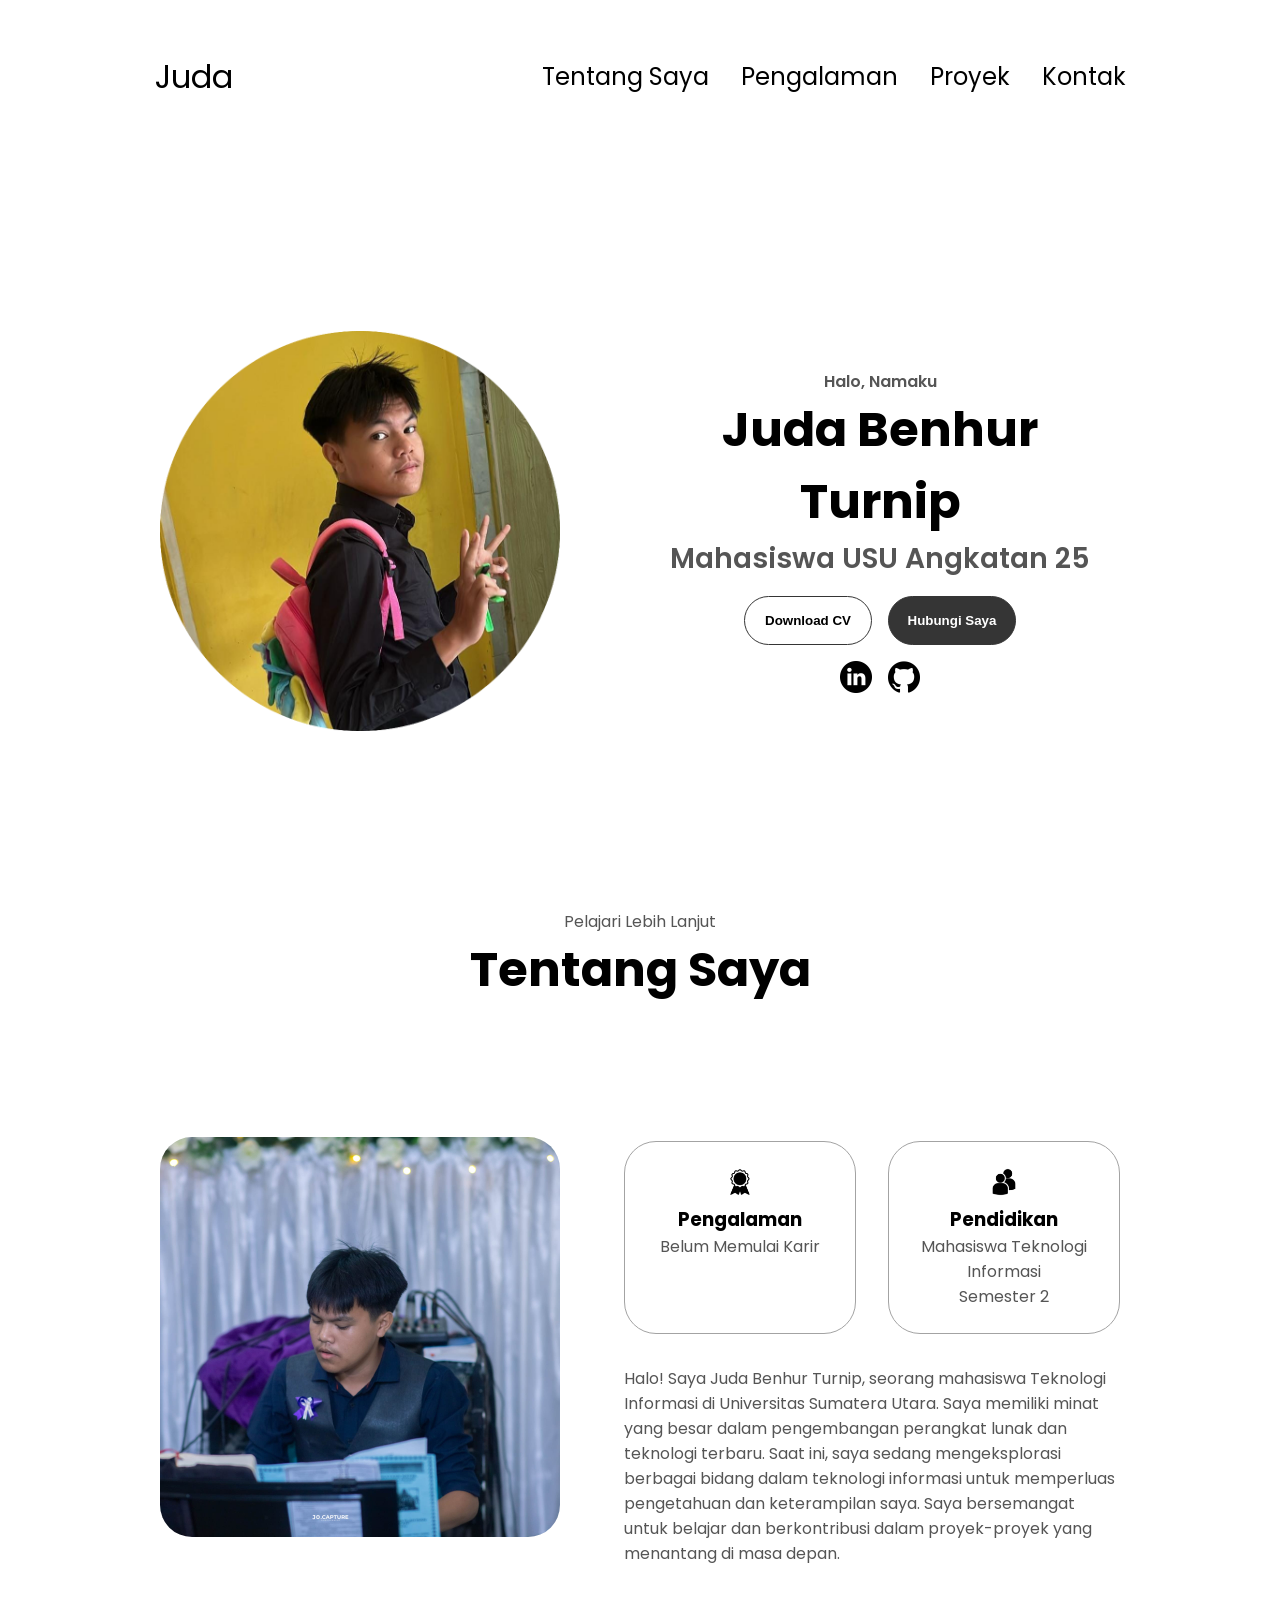
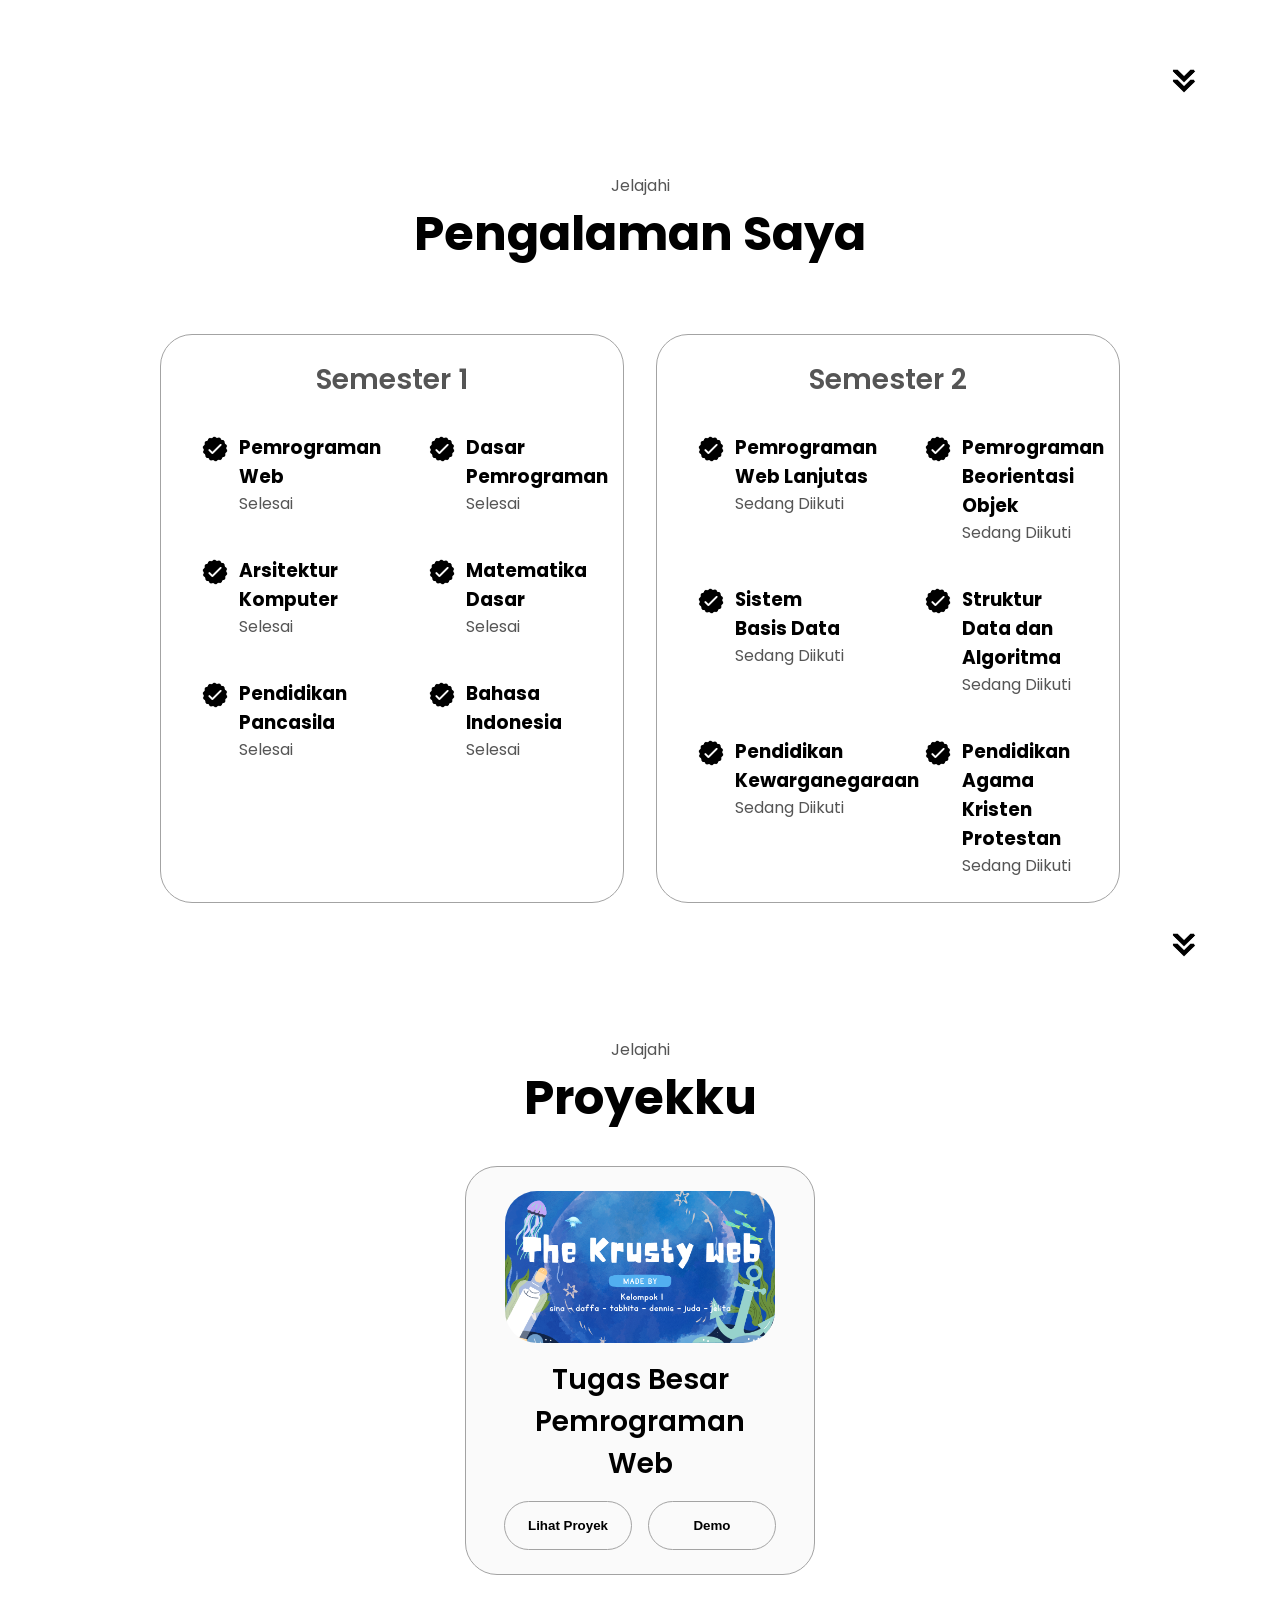
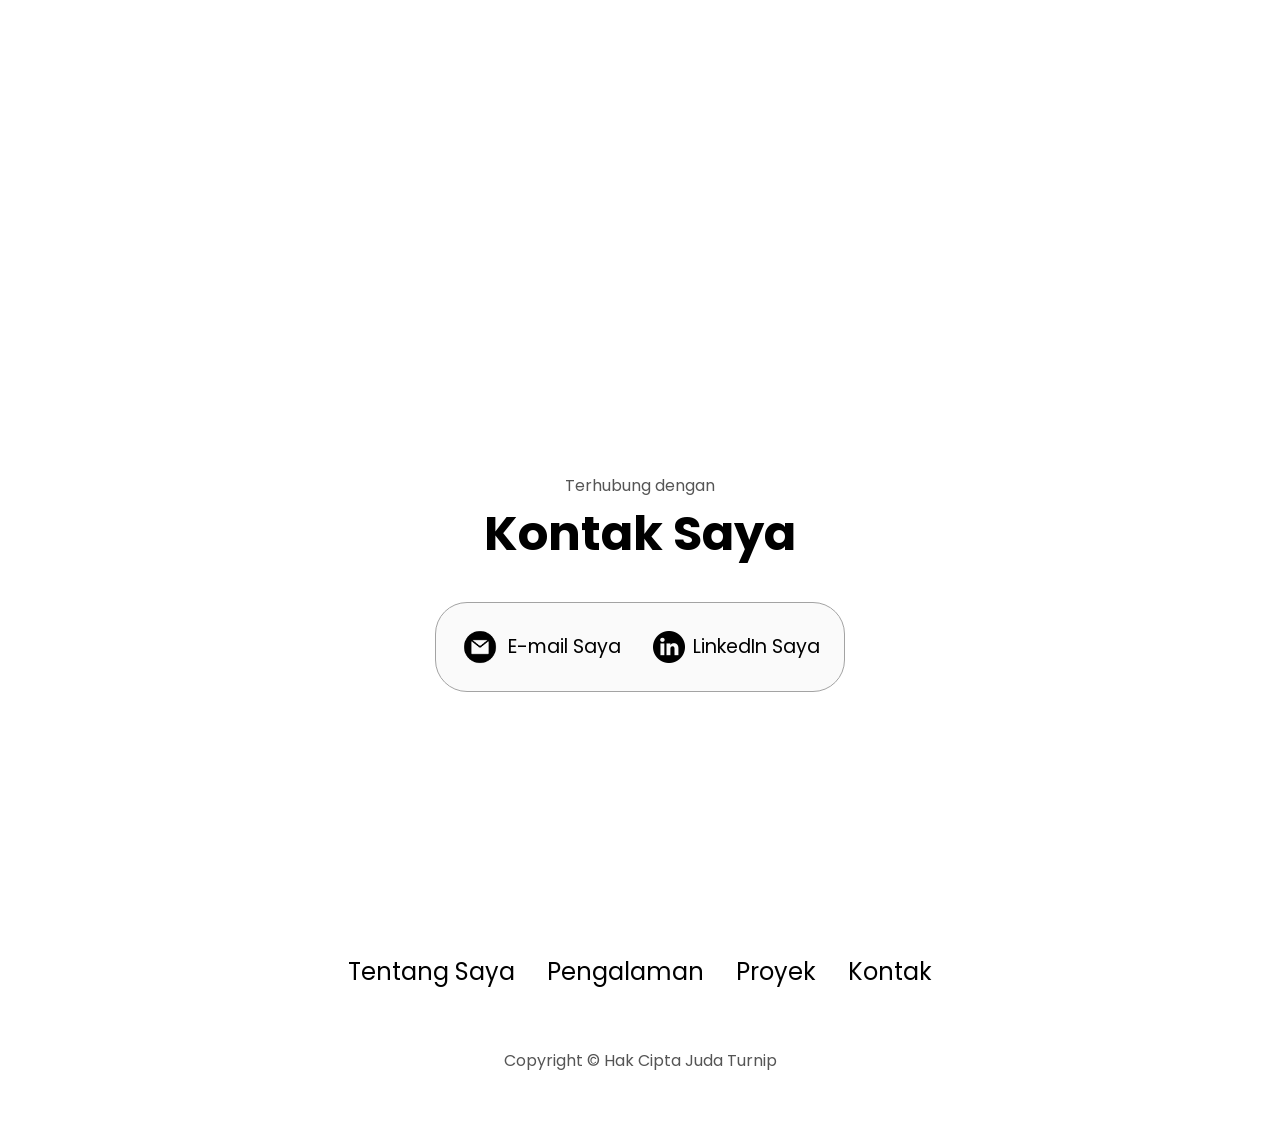
<file: index.html>
<!DOCTYPE html>
<html lang="en">
<head>
    <meta charset="UTF-8">
    <meta name="viewport" content="width=device-width, initial-scale=1.0">
    <title>Portofolio Juda</title>
    <link rel="stylesheet" href="style.css">
    <link rel="stylesheet" href="mediaqueries.css">
</head>
<body>
    <nav id="desktop-nav">
        <div class="logo">Juda</div>
        <div>
            <ul class="nav-links">
                <li><a href="#about">Tentang Saya</a></li>
                <li><a href="#experience">Pengalaman</a></li>
                <li><a href="#project">Proyek</a></li>
                <li><a href="#contact">Kontak</a></li>
            </ul>
        </div>
    </nav>
    <nav id="hamburger-nav">
        <div class="logo">Juda</div>
        <div class="hamburger-menu">
            <div class="hamburger-icon" onclick="toggleMenu()">
                <span></span>
                <span></span>
                <span></span>
            </div>
            <div class="menu-links">
                <li><a href="#about" onclick="toggleMenu()">Tentang Saya</a></li>
                <li><a href="#experience" onclick="toggleMenu()">Pengalaman</a></li>
                <li><a href="#project" onclick="toggleMenu()">Proyek</a></li>
                <li><a href="#contact" onclick="toggleMenu()">Kontak</a></li>
            </div>
        </div>
    </nav>
    <section id="profile">
        <div class="section__pic-container">
            <img src="WhatsApp Image 2026-02-09 at 13.13.36-fotor-20260209132155.png" alt="Foto Profil" class="profile-pic">
        </div>
        <div class="section__text">
            <p class="section__text__p1">Halo, Namaku</p>
            <h1 class="title">Juda Benhur Turnip</h1>
            <p class="section__text__p2">Mahasiswa USU Angkatan 25</p>
            <div class="btn-container">
                <button class="btn btn-color-2" onclick="window.open('resume-example.pdf')">Download CV</button>
                <button class="btn btn-color-1" onclick="location.href='#contact'">Hubungi Saya</button>
            </div>
            <div id="socials-container">
                <img src="linkedin.png" alt="Profil Linked-in ku" class="icon" onclick="location.href='https://www.linkedin.com/in/juda-turnip-6aa192380 '">
                <img src="github.png" alt="Profil GitHub ku" class="icon" onclick="location.href='https://github.com/Juda-rgb'">
            </div>
        </div>
    </section>
    <section id="about">
        <p class="section__text__p1">Pelajari Lebih Lanjut</p>
        <h1 class="title">Tentang Saya</h1>
        <div class="section-container">
            <div class="section__pic-container">
                <img src="WhatsApp Image 2026-02-09 at 13.43.43.jpeg" alt="Foto Profil" class="about-pic">
            </div>
            <div class="about-details-container">
                <div class="about-containers">
                    <div class="details-container">
                        <img src="experience.png" alt="Icon Pengalaman" class="icon">
                        <h3>Pengalaman</h3>
                        <p>Belum Memulai Karir</p>
                    </div>
                    <div class="details-container">
                        <img src="education.png" alt="Icon Pendidikan" class="icon">
                        <h3>Pendidikan</h3>
                        <p>Mahasiswa Teknologi Informasi <br>Semester 2</p>
                    </div>
                </div>
                <div class="text-container">
                    <p>Halo! Saya Juda Benhur Turnip, seorang mahasiswa Teknologi Informasi di Universitas Sumatera Utara. Saya memiliki minat yang besar dalam pengembangan perangkat lunak dan teknologi terbaru. Saat ini, saya sedang mengeksplorasi berbagai bidang dalam teknologi informasi untuk memperluas pengetahuan dan keterampilan saya. Saya bersemangat untuk belajar dan berkontribusi dalam proyek-proyek yang menantang di masa depan.</p>
                </div>
            </div>
            <img src="arrow.png" alt="Icon Arrow" class="icon arrow" onclick="location.href='./#experience'">
    </section>
    <section id="experience">
        <p class="section__text__p1">Jelajahi</p>
        <h1 class="title">Pengalaman Saya</h1>
        <div class="experience-details-container">
            <div class="about-containers">
                <div class="about-containers">
                    <div class="details-container">
                        <h2 class="experience-sub-title">Semester 1</h2>
                        <div class="article-container">
                            <article>
                                <img src="checkmark.png" alt="Icon Pengalaman" class="icon">
                                <div>
                                    <h3>Pemrograman Web</h3>
                                    <p>Selesai</p>
                                </div>
                            </article>
                            <article>
                                <img src="checkmark.png" alt="Icon Pengalaman" class="icon">
                                <div>
                                    <h3>Dasar Pemrograman</h3>
                                    <p>Selesai</p>
                                </div>
                            </article>
                            <article>
                                <img src="checkmark.png" alt="Icon Pengalaman" class="icon">
                                <div>
                                    <h3>Arsitektur Komputer</h3>
                                    <p>Selesai</p>
                                </div>
                            </article>
                            <article>
                                <img src="checkmark.png" alt="Icon Pengalaman" class="icon">
                                <div>
                                    <h3>Matematika Dasar</h3>
                                    <p>Selesai</p>
                                </div>
                            </article>
                            <article>
                                <img src="checkmark.png" alt="Icon Pengalaman" class="icon">
                                <div>
                                    <h3>Pendidikan Pancasila</h3>
                                    <p>Selesai</p>
                                </div>
                            </article>
                            <article>
                                <img src="checkmark.png" alt="Icon Pengalaman" class="icon">
                                <div>
                                    <h3>Bahasa Indonesia</h3>
                                    <p>Selesai</p>
                                </div>
                            </article>
                        </div>
                    </div>
                    <div class="details-container">
                        <h2 class="experience-sub-title">Semester 2</h2>
                        <div class="article-container">
                            <article>
                                <img src="checkmark.png" alt="Icon Pengalaman" class="icon">
                                <div>
                                    <h3>Pemrograman Web Lanjutas</h3>
                                    <p>Sedang Diikuti</p>
                                </div>
                            </article>
                            <article>
                                <img src="checkmark.png" alt="Icon Pengalaman" class="icon">
                                <div>
                                    <h3>Pemrograman Beorientasi Objek</h3>
                                    <p>Sedang Diikuti</p>
                                </div>
                            </article>
                            <article>
                                <img src="checkmark.png" alt="Icon Pengalaman" class="icon">
                                <div>
                                    <h3>Sistem Basis Data</h3>
                                    <p>Sedang Diikuti</p>
                                </div>
                            </article>
                            <article>
                                <img src="checkmark.png" alt="Icon Pengalaman" class="icon">
                                <div>
                                    <h3>Struktur Data dan Algoritma</h3>
                                    <p>Sedang Diikuti</p>
                                </div>
                            </article>
                            <article>
                                <img src="checkmark.png" alt="Icon Pengalaman" class="icon">
                                <div>
                                    <h3>Pendidikan Kewarganegaraan</h3>
                                    <p>Sedang Diikuti</p>
                                </div>
                            </article>
                            <article>
                                <img src="checkmark.png" alt="Icon Pengalaman" class="icon">
                                <div>
                                    <h3>Pendidikan Agama Kristen Protestan</h3>
                                    <p>Sedang Diikuti</p>
                                </div>
                            </article>
                        </div>
                    </div>
                </div>
            </div>
        </div>
        <img src="arrow.png" alt="Icon Arrow" class="icon arrow" onclick="location.href='./#project'">
    </section>
    <section id="project">
        <p class="section__text__p1">Jelajahi</p>
        <h1 class="title">Proyekku</h1>
        <div class="experience-details-container">
            <div class="about-containers">
                <div class="details-container color-container">
                    <div class="article-container">
                        <img src="Screenshot 2026-02-09 130232.png" class="project-img">
                    </div>
                    <h2 class="experience-sub-title project-title">Tugas Besar Pemrograman Web</h2>
                    <div class="btn-container">
                        <button class="btn btn-color-2 project-btn" onclick="location.href='https://github.com'">Lihat Proyek</button>
                        <button class="btn btn-color-2 project-btn" onclick="location.href='https://juda-rgb.github.io/tubesproweb/login.html'">Demo</button>
                    </div>
                </div>
            </div>
        </div>
    </section>
    <section id="contact">
        <p class="section__text__p1">Terhubung dengan</p>
        <h1 class="title">Kontak Saya</h1>
        <div class="contact-info-upper-container">
            <div class="contact-info-container">
                <img src="email.png" alt="email icon" class="icon contact-icon email-icon">
                <p><a href="mailto:judabenhur3104@gmail.com">E-mail Saya</a></p>
            </div>
            <div class="contact-info-container">
                <img src="linkedin.png" alt="linkedin icon" class="icon contact-icon">
                <p><a href="https://www.linkedin.com/in/juda-turnip-6aa192380 ">LinkedIn Saya</a></p>
            </div>
    </section>
    <footer>
        <nav>
            <div class="nav-links-container">
                <ul class="nav-links">
                <li><a href="#about">Tentang Saya</a></li>
                <li><a href="#experience">Pengalaman</a></li>
                <li><a href="#project">Proyek</a></li>
                <li><a href="#contact">Kontak</a></li>
            </ul>
            </div>
        </nav>
        <p>Copyright &#169; Hak Cipta Juda Turnip</p>
    </footer>
    <script src="script.js"></script>
</body>
</html>
</file>
<file: style.css>
/* GENERAL */

@import url('https://fonts.googleapis.com/css2?family=Poppins:wght@300;400;500;600&display=swap');

* {
    margin: 0;
    padding: 0;
}
body {
    font-family: 'Poppins', sans-serif;
}

html {
    scroll-behavior: smooth;
}

p {
    color: rgb(85, 85, 85);
}

/* TRANSISI */

a,
.btn {
    transition: all 0.3s ease;
}

/* DESKTOP NAV */

nav, 
.nav-links {
    display: flex;
}

nav {
    justify-content: space-around;
    align-items: center;
    height: 17vh;
}

.nav-links {
    gap: 2rem;
    list-style: none;
    font-size: 1.5rem;
}

a {
    color: black;
    text-decoration: none;
    text-decoration-color: white;
}

a:hover {
    color: grey;
    text-decoration: underline;
    text-underline-offset: 1rem;
    text-decoration-color: rgb(181, 181, 181);
}

.logo {
    font-size: 2rem;
}

.logo:hover {
    cursor: default;
}

/* HAMBURGER MENU */

#hamburger-nav {
    display: none;
}

.hamburger-menu {
    position: relative;
    display: inline-block;
}

.hamburger-icon {
    display: flex;
    flex-direction: column;
    justify-content: space-between;
    height: 23px;
    width: 30px;
    cursor: pointer;
}

.hamburger-icon span {
    height: 2px;
    width: 100%;
    background-color: black;
    transition: all 0.3s ease-in-out;
}

.menu-links {
    position: absolute;
    top: 100%;
    right: 0;
    background-color: white;
    width: fit-content;
    max-height: 0;
    overflow: hidden;
    transition: all 0.3s ease-in-out;
}

.menu-links a {
    display: block;
    padding: 10px;
    text-align: center;
    font-size: 1.5rem;
    color: black;
    text-decoration: none;
    transition: all 0.3s ease-in-out;
}

.menu-links li {
    list-style: none;
}

.menu-links.open {
    max-height: 300px;
}

.hamburger-icon.open span:first-child {
    transform: rotate(45deg) translate(10px, 5px);
}

.hamburger-icon.open span:nth-child(2) {
    opacity: 0;
}

.hamburger-icon.open span:last-child {
    transform: rotate(-45deg) translate(10px, -5px);
}

.hamburger-icon span:first-child {
    transform: none;
}

.hamburger-icon span:first-child {
    opacity: 1;
}

.hamburger-icon span:first-child {
    transform: none;
}

/* SECTIONS */

section {
    padding-top: 4vh;
    height: 96vh;
    margin: 0 10rem;
    box-sizing: border-box;
    min-height: fit-content;
}

.section-container {
    display: flex;
}

/* PROFILE SECTION */

#profile {
    display: flex;
    justify-content: center;
    gap: 5rem;
    height: 80vh;
}

.section__pic-container {
    display: flex;
    height: 400px;
    width: 400px;
    margin: auto 0;
}

.section__text {
    align-self: center;
    text-align: center;
}

.section__text p {
    font-weight: 600;
}

.section__text__p1 {
    text-align: center;
}

.section__text__p2 {
    font-size: 1.75rem;
    margin-bottom: 1rem;
}

.title {
    font-size: 3rem;
    text-align: center;
}

#socials-container {
    display: flex;
    justify-content: center;
    margin-top: 1rem;
    gap: 1rem;
}

/* ICONS */

.icon {
    cursor: pointer;
    height: 2rem;
}

/* BUTTONS */

.btn-container {
    display: flex;
    justify-content: center;
    gap: 1rem;
}

.btn {
    font-weight: 600;
    transition: all 0.3s ease;
    padding: 1rem;
    width: 8rem;
    border-radius: 2rem;
}

.btn-color-1,
.btn-color-2 {
    border: rgb(53, 53, 53) 0.1rem solid;
}

.btn-color-1:hover,
.btn-color-2:hover {
    cursor: pointer;
}

.btn-color-1,
.btn-color-2:hover {
    background: rgb(53, 53, 53);
    color: white;
}

.btn-color-1:hover {
    background: rgb(0, 0, 0);
}

.btn-color-2 {
    background: none;
}

.btn-color-2:hover {
    border: rgb(255, 255, 255) 0.1rem solid;
}

.btn-container {
    gap: 1rem;
}

/* ABOUT SECTION */

#about {
    position: relative;
}

.about-containers {
    gap: 2rem;
    margin-bottom: 2rem;
    margin-top: 2rem;
}

.about-details-container {
    justify-content: center;
    flex-direction: column
}

.about-containers,
.about-details-container {
    display: flex;
}

.about-pic {
    border-radius: 2rem;
}

.arrow {
    position: absolute;
    right: -5rem;
    bottom: 2.5rem;
}

.details-container {
    padding: 1.5rem;
    flex: 1;
    background: white;
    border-radius: 2rem;
    border: rgb(53, 53, 53) 0.1rem solid;
    border-color: rgb(163, 163, 163);
    text-align: center;
}

.section-container {
    gap: 4rem;
    height: 80%;
}

.section__pic-container {
    height: 400px;
    width: 400px;
    margin: auto 0;
}

/* EXPERIENCE SECTION */

#experience {
    position: relative;
}

.experience-sub-title {
    color: rgb(85, 85, 85);
    font-weight: 600;
    font-size: 1.75rem;
    margin-bottom: 2rem;
}

.experience-details-container {
    display: flex;
    justify-content: center;
    flex-direction: column;
}

.article-container {
    display: flex;
    text-align: initial;
    flex-wrap: wrap;
    flex-direction: row;
    gap: 2.5rem;
    justify-content: space-around;
}

article {
    display: flex;
    width: 10rem;
    justify-content: space-around;
    gap: 0.5rem;
}

article .icon {
    cursor: default
}

/* PROJECTS SECTION */

#project .details-container {
    position: relative;
    flex: 1;
    max-width: 300px;
    margin: 0 auto;
}


.color-container {
    color: rgb(163, 163, 163);
    background: rgb(250, 250, 250);
}

.project-img {
    border-radius: 2rem;
    width: 90%;
    height: auto;
}

.project-title {
    margin: 1rem;
    color: black;
}

.project-btn {
    color: black;
    border-color: rgb(163, 163, 163);
}

/* CONTACT SECTION */

#contact {
    display: flex;
    justify-content: center;
    flex-direction: column;
    height: 70vh;
}

.contact-info-upper-container {
    display: flex;
    justify-content: center;
    border-radius: 2rem;
    border: rgb(53, 53, 53) 0.1rem solid;
    border-color: rgb(163, 163, 163);
    background: rgb(250, 250, 250);
    margin: 2rem auto;
    padding: 0.5rem;
}

.contact-info-container {
    display: flex;
    align-items: center;
    justify-content: center;
    gap: 0.5rem;
    margin: 1rem;
}

.contact-info-container p {
    font-size:larger;
}

.contact-icon {
    cursor: default;
}

.email-icon {
    height: 2.5rem;
}

/* FOOTER */

footer {
    height: 26vh;
    margin: 0 1rem;
}

footer p {
    text-align: center
}
</file>
<file: mediaqueries.css>
@media screen and (max-width: 1200px) {
    #desktop-nav {
        display: none;
    }
    #hamburger-nav {
        display: flex;
    }
}

@media screen and (max-width: 1200px) {
    #desktop-nav {
        display: none;
    }
    #hamburger-nav {
        display: flex;
    }
    #experience,
    .experience-details-container {
        margin-top: 2rem;
    }
    #profile,
    .section-container {
        display: block;
    }
    .arrow {
        display: none;
    }
    section,
    .section-container {
        height: fit-content;
    }
    section {
        margin: 0 5%;
    }
    .section__pic-container {
        width: 275px;
        height: 275px;
        margin: 0 auto 2rem;
    }
    .about-containers {
        margin-top: 0;
    }
}

@media screen and (max-width: 600px) {
    #contact,
    footer {
        height: 40vh;
    }
    #profile {
        height: 83vh;
        margin-bottom: 0;
    }
    article {
        font-size: 1rem;
    }
    footer nav {
        height: fit-content;
        margin-bottom: 2rem;
    }
    .about-containers,
    .contact-info-upper-container,
    .btn-container {
        flex-wrap: wrap;
    }
    .contact-info-container {
        margin: 0;
    }
    .contact-info-container p,
    .nav-links li a {
        font-size: 1rem;
    }
    .experience-sub-title {
        font-size: 1.25rem;
    }
    .logo {
    font-size: 1.5rem;
    }
    .nav-links {
        flex-direction: column;
        gap: 0.5rem;
        text-align: center;
    }
    .section__pic-container {
        width: auto;
        height: 46vw;
        justify-content: center;
    }
    .section__text p2 {
        font-size: 1.25rem;
    }
    .title {
        font-size: 2rem;
    }
    .text-container {
        text-align: justify;
    }
}
</file>
